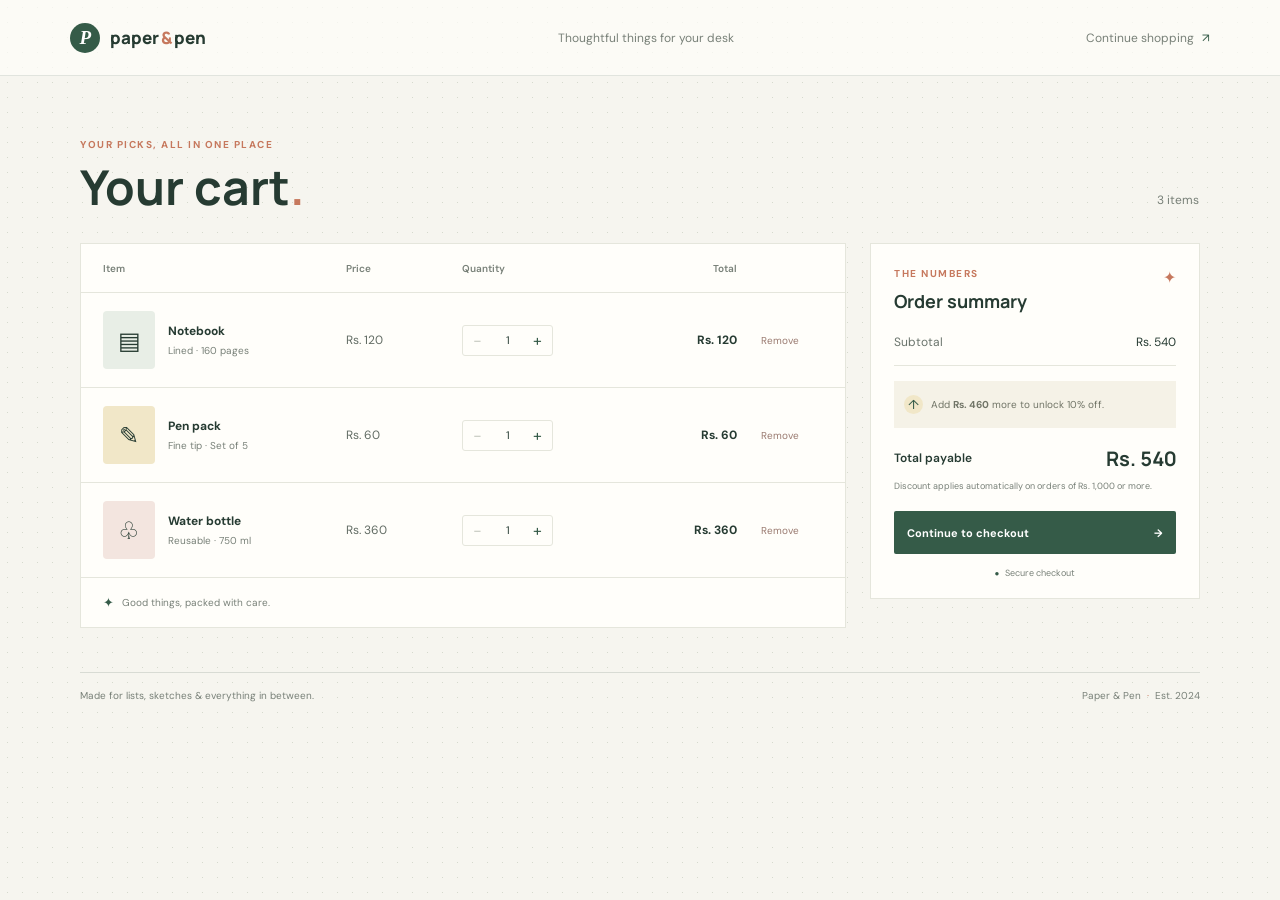
<file: FRONT END MID TERM 2/shopping-cart/index.html>
<!doctype html>
<html lang="en">
  <head>
    <meta charset="UTF-8" />
    <meta name="viewport" content="width=device-width, initial-scale=1.0" />
    <meta name="theme-color" content="#f6f5ef" />
    <title>Your cart | Paper &amp; Pen</title>
    <link rel="preconnect" href="https://fonts.googleapis.com" />
    <link rel="preconnect" href="https://fonts.gstatic.com" crossorigin />
    <link href="https://fonts.googleapis.com/css2?family=DM+Sans:wght@400;500;600;700&family=Manrope:wght@500;600;700;800&display=swap" rel="stylesheet" />
    <link rel="stylesheet" href="styles.css" />
    <script src="script.js" defer></script>
  </head>
  <body>
    <header class="site-header">
      <a class="brand" href="#" aria-label="Paper and Pen home">
        <span class="brand-mark" aria-hidden="true">P</span>
        <span>paper<span class="brand-amp">&amp;</span>pen</span>
      </a>
      <span class="header-note">Thoughtful things for your desk</span>
      <a class="continue-link" href="#cart">Continue shopping <span aria-hidden="true">&#8599;</span></a>
    </header>

    <main class="page-shell" id="cart">
      <section class="cart-heading" aria-labelledby="page-title">
        <div>
          <p class="eyebrow">YOUR PICKS, ALL IN ONE PLACE</p>
          <h1 id="page-title">Your cart<span class="heading-period">.</span></h1>
        </div>
        <p class="item-count" id="item-count" aria-live="polite"></p>
      </section>

      <div class="cart-layout">
        <section class="cart-panel" aria-label="Shopping cart items">
          <div class="table-scroll">
            <table class="cart-table">
              <thead>
                <tr>
                  <th scope="col">Item</th>
                  <th scope="col">Price</th>
                  <th scope="col">Quantity</th>
                  <th scope="col" class="total-heading">Total</th>
                  <th scope="col"><span class="visually-hidden">Remove item</span></th>
                </tr>
              </thead>
              <tbody id="cart-items"></tbody>
            </table>
          </div>
          <div class="empty-state" id="empty-state" hidden>
            <div class="empty-mark" aria-hidden="true">&#10003;</div>
            <h2>Your cart is empty</h2>
            <p>Looks like your next great idea is waiting to be written down.</p>
            <a class="shop-link" href="#cart">Browse stationery <span aria-hidden="true">&#8594;</span></a>
          </div>
          <div class="cart-footnote" id="cart-footnote">
            <span class="leaf-mark" aria-hidden="true">&#10022;</span>
            <span>Good things, packed with care.</span>
          </div>
        </section>

        <aside class="order-summary" aria-labelledby="summary-title">
          <div class="summary-topline">
            <p class="eyebrow">THE NUMBERS</p>
            <span class="summary-spark" aria-hidden="true">&#10022;</span>
          </div>
          <h2 id="summary-title">Order summary</h2>
          <div class="summary-lines">
            <div class="summary-line">
              <span>Subtotal</span>
              <span id="subtotal">Rs. 0</span>
            </div>
            <div class="summary-line discount-line" id="discount-line" hidden>
              <span>Order discount <span class="discount-rate">10%</span></span>
              <span id="discount">- Rs. 0</span>
            </div>
          </div>
          <div class="discount-note" id="discount-note">
            <span class="note-icon" aria-hidden="true">&#8593;</span>
            <span>Add <strong id="amount-to-discount">Rs. 460</strong> more to unlock 10% off.</span>
          </div>
          <div class="summary-total">
            <span>Total payable</span>
            <strong id="total">Rs. 0</strong>
          </div>
          <p class="tax-note">Discount applies automatically on orders of Rs. 1,000 or more.</p>
          <button class="checkout-button" type="button" id="checkout-button">
            <span>Continue to checkout</span>
            <span aria-hidden="true">&#8594;</span>
          </button>
          <div class="secure-note"><span aria-hidden="true">&#9679;</span> Secure checkout</div>
        </aside>
      </div>

      <footer class="page-footer">
        <span>Made for lists, sketches &amp; everything in between.</span>
        <span>Paper &amp; Pen <span class="footer-dot">&#183;</span> Est. 2024</span>
      </footer>
    </main>
  </body>
</html>
</file>
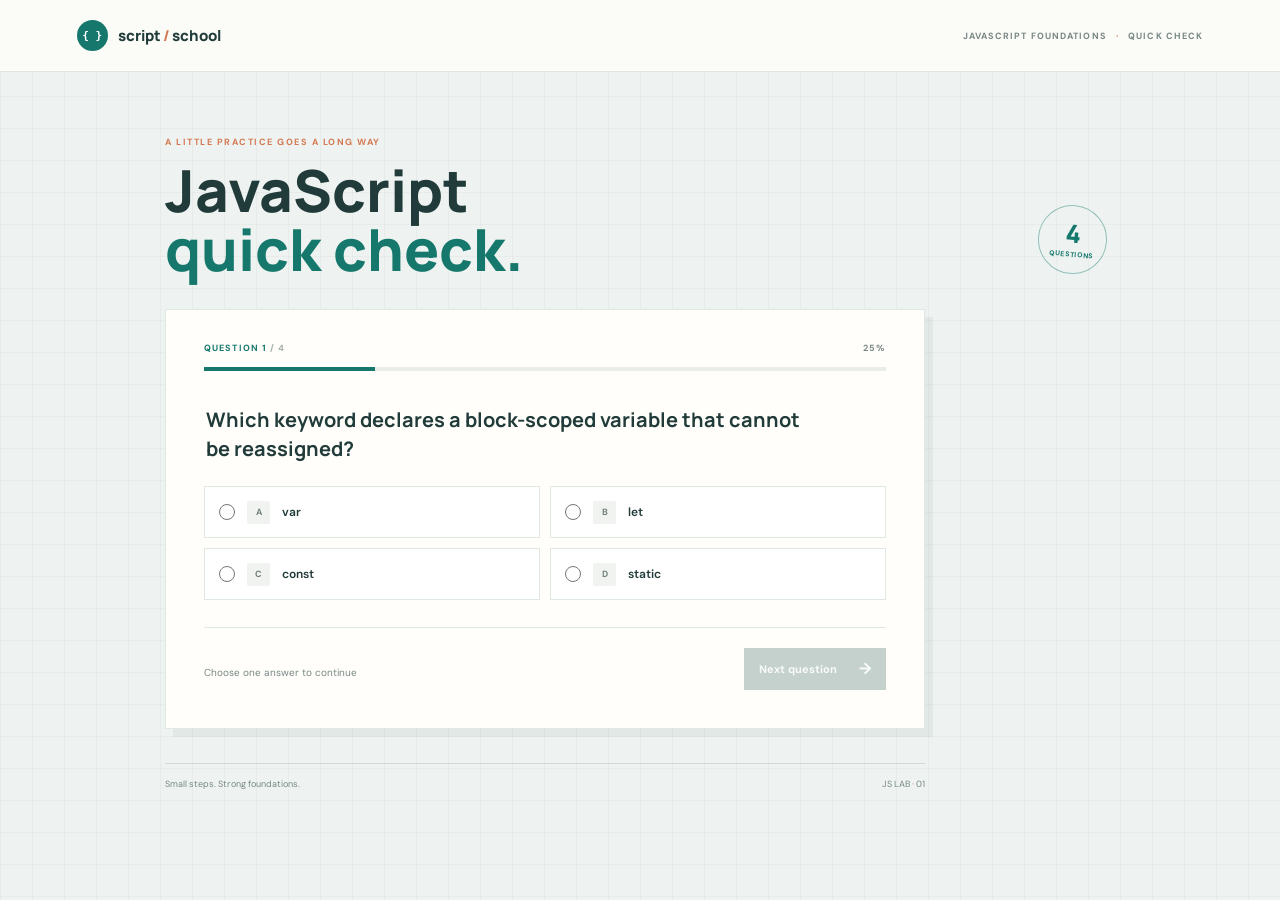
<file: FRONT END MID TERM 2/quiz/quiz.html>
<!doctype html>
<html lang="en">
  <head>
    <meta charset="UTF-8" />
    <meta name="viewport" content="width=device-width, initial-scale=1.0" />
    <meta name="theme-color" content="#eef3f1" />
    <title>JavaScript Quick Check</title>
    <link rel="preconnect" href="https://fonts.googleapis.com" />
    <link rel="preconnect" href="https://fonts.gstatic.com" crossorigin />
    <link href="https://fonts.googleapis.com/css2?family=DM+Sans:wght@400;500;600;700&family=Manrope:wght@500;600;700;800&display=swap" rel="stylesheet" />
    <link rel="stylesheet" href="quiz.css" />
    <script src="quiz.js" defer></script>
  </head>
  <body>
    <header class="topbar">
      <a class="lab-brand" href="quiz.html" aria-label="JavaScript Lab home">
        <span class="brand-symbol" aria-hidden="true">{ }</span>
        <span>script<span class="brand-accent">/</span>school</span>
      </a>
      <span class="topbar-label">JAVASCRIPT FOUNDATIONS <span class="topbar-dot"></span> QUICK CHECK</span>
    </header>

    <main class="quiz-page">
      <section class="quiz-intro" aria-labelledby="page-title">
        <div>
          <p class="eyebrow">A LITTLE PRACTICE GOES A LONG WAY</p>
          <h1 id="page-title">JavaScript<br /><span>quick check.</span></h1>
        </div>
        <div class="intro-stamp" aria-hidden="true">
          <span>4</span>
          <small>QUESTIONS</small>
        </div>
      </section>

      <section class="quiz-panel" aria-label="Multiple choice quiz">
        <div id="question-view">
          <div class="progress-head">
            <p class="question-counter" id="question-counter" aria-live="polite">QUESTION 1 <span>/ 4</span></p>
            <p class="progress-percent" id="progress-percent">25%</p>
          </div>
          <div class="progress-track" role="progressbar" aria-label="Quiz progress" aria-valuemin="0" aria-valuemax="4" aria-valuenow="1" id="progress-track">
            <span class="progress-fill" id="progress-fill"></span>
          </div>

          <form id="answer-form">
            <fieldset class="question-fieldset">
              <legend class="question-text" id="question-text"></legend>
              <div class="options-list" id="options-list"></div>
            </fieldset>
            <div class="question-footer">
              <span class="selection-hint" id="selection-hint">Choose one answer to continue</span>
              <button class="next-button" id="next-button" type="submit" disabled>
                <span id="next-label">Next question</span>
                <span class="button-arrow" aria-hidden="true">&#8594;</span>
              </button>
            </div>
          </form>
        </div>

        <section class="result-view" id="result-view" aria-labelledby="result-title" hidden>
          <p class="eyebrow">THAT'S A WRAP</p>
          <div class="result-mark" aria-hidden="true">&#10003;</div>
          <h2 id="result-title">Nice work showing up.</h2>
          <p class="result-message" id="result-message"></p>
          <div class="score-board" aria-label="Your quiz score">
            <div class="score-cell">
              <span class="score-label">YOUR SCORE</span>
              <strong id="score-result">0/4</strong>
            </div>
            <div class="score-divider"></div>
            <div class="score-cell">
              <span class="score-label">PERCENTAGE</span>
              <strong id="percentage-result">0%</strong>
            </div>
          </div>
          <button class="restart-button" id="restart-button" type="button">
            <span aria-hidden="true">&#8634;</span> Try again
          </button>
        </section>
      </section>

      <footer class="page-footer">
        <span>Small steps. Strong foundations.</span>
        <span>JS LAB <span class="footer-dot">&#183;</span> 01</span>
      </footer>
    </main>
  </body>
</html>
</file>
<file: FRONT END MID TERM 2/shopping-cart/styles.css>
:root {
  color-scheme: light;
  --paper: #f6f5ef;
  --surface: #fffefa;
  --ink: #263b32;
  --muted: #788078;
  --line: #e5e6dc;
  --green: #355b48;
  --green-dark: #284736;
  --sage: #e8eee6;
  --coral: #c6785d;
  --yellow: #f1e7c8;
  --font-body: "DM Sans", sans-serif;
  --font-display: "Manrope", sans-serif;
}

* { box-sizing: border-box; }

body {
  margin: 0;
  min-width: 320px;
  background-color: var(--paper);
  background-image: radial-gradient(#d5d9cd 0.65px, transparent 0.65px);
  background-size: 15px 15px;
  color: var(--ink);
  font-family: var(--font-body);
  font-size: 14px;
}

button, a { font: inherit; }
a { color: inherit; }

.site-header {
  min-height: 76px;
  padding: 0 max(5.5vw, 24px);
  display: flex;
  align-items: center;
  justify-content: space-between;
  border-bottom: 1px solid rgba(38, 59, 50, 0.12);
  background: rgba(255, 254, 250, 0.72);
}

.brand {
  display: inline-flex;
  align-items: center;
  gap: 10px;
  color: var(--ink);
  text-decoration: none;
  font-family: var(--font-display);
  font-size: 17px;
  font-weight: 800;
}

.brand-mark {
  width: 30px;
  height: 30px;
  display: grid;
  place-items: center;
  border-radius: 50%;
  background: var(--green);
  color: white;
  font-family: Georgia, serif;
  font-size: 19px;
  font-style: italic;
}

.brand-amp { padding: 0 2px; color: var(--coral); }
.header-note, .continue-link { color: var(--muted); font-size: 12px; }
.continue-link { text-decoration: none; }
.continue-link span { padding-left: 5px; color: var(--green); }

.page-shell { width: min(1120px, calc(100% - 48px)); margin: 62px auto 28px; }
.cart-heading { display: flex; align-items: flex-end; justify-content: space-between; margin-bottom: 30px; }
.eyebrow { margin: 0 0 10px; color: var(--coral); font-size: 10px; font-weight: 700; letter-spacing: 1.5px; }
h1, h2, p { margin-top: 0; }
h1 { margin-bottom: 0; font-family: var(--font-display); font-size: clamp(36px, 5vw, 48px); line-height: 1.08; letter-spacing: 0; }
.heading-period { color: var(--coral); }
.item-count { margin: 0 1px 5px 0; color: var(--muted); font-size: 12px; }

.cart-layout { display: grid; grid-template-columns: minmax(0, 1fr) 330px; align-items: start; gap: 24px; }
.cart-panel, .order-summary { border: 1px solid var(--line); background: var(--surface); }
.cart-panel { min-width: 0; }
.table-scroll { overflow-x: auto; }
.cart-table { width: 100%; border-collapse: collapse; text-align: left; }
.cart-table th { height: 49px; padding: 0 10px; border-bottom: 1px solid var(--line); color: var(--muted); font-size: 10px; font-weight: 600; }
.cart-table th:first-child { padding-left: 22px; }
.cart-table td { padding: 18px 10px; border-bottom: 1px solid var(--line); white-space: nowrap; }
.cart-table td:first-child { padding-left: 22px; }
.cart-table th:nth-child(2), .cart-table td:nth-child(2) { min-width: 82px; }
.cart-table th:nth-child(3), .cart-table td:nth-child(3) { min-width: 124px; }
.cart-table th:nth-child(4), .cart-table td:nth-child(4) { min-width: 84px; }
.cart-table th:last-child, .cart-table td:last-child { padding-right: 17px; }
.total-heading, .row-total { text-align: right; }

.product-cell { display: flex; align-items: center; gap: 13px; white-space: normal; }
.product-art { width: 52px; height: 58px; flex: 0 0 52px; display: grid; place-items: center; border-radius: 4px; font-size: 24px; }
.art-notebook { background: #e8eee6; }
.art-pens { background: #f1e7c8; }
.art-bottle { background: #f3e5df; }
.product-name { display: block; font-size: 12px; font-weight: 700; }
.product-detail { display: block; margin-top: 5px; color: var(--muted); font-size: 10px; }
.unit-price { color: #626c64; font-size: 12px; }
.row-total { font-size: 12px; font-weight: 700; }

.quantity-control { width: 91px; height: 31px; display: inline-grid; grid-template-columns: 29px 1fr 29px; align-items: center; border: 1px solid var(--line); border-radius: 3px; }
.quantity-control button { height: 29px; padding: 0; border: 0; background: transparent; color: var(--green); cursor: pointer; font-size: 16px; }
.quantity-control button:hover:not(:disabled) { background: var(--sage); }
.quantity-control button:disabled { color: #c5c9c0; cursor: not-allowed; }
.quantity-value { text-align: center; font-size: 11px; font-variant-numeric: tabular-nums; }
.remove-button { padding: 6px 0 6px 4px; border: 0; background: transparent; color: #9a7a70; cursor: pointer; font-size: 10px; }
.remove-button:hover { color: #a64d35; text-decoration: underline; }
.visually-hidden { position: absolute; width: 1px; height: 1px; padding: 0; margin: -1px; overflow: hidden; clip: rect(0, 0, 0, 0); white-space: nowrap; border: 0; }

.cart-footnote { min-height: 49px; padding: 0 22px; display: flex; align-items: center; gap: 8px; color: var(--muted); font-size: 10px; }
.leaf-mark { color: var(--green); font-size: 13px; }
.empty-state { min-height: 290px; padding: 42px 24px; display: flex; flex-direction: column; align-items: center; justify-content: center; text-align: center; }
.empty-state[hidden] { display: none; }
.empty-mark { width: 40px; height: 40px; margin-bottom: 14px; display: grid; place-items: center; border-radius: 50%; background: var(--sage); color: var(--green); }
.empty-state h2 { margin-bottom: 7px; font-family: var(--font-display); font-size: 20px; }
.empty-state p { max-width: 280px; margin-bottom: 18px; color: var(--muted); font-size: 12px; line-height: 1.6; }
.shop-link { color: var(--green); font-size: 12px; font-weight: 700; text-decoration: none; }
.shop-link span { padding-left: 5px; }

.order-summary { padding: 23px 23px 19px; }
.summary-topline { display: flex; align-items: center; justify-content: space-between; }
.summary-topline .eyebrow { margin-bottom: 9px; }
.summary-spark { color: var(--coral); font-size: 16px; }
.order-summary h2 { margin-bottom: 21px; font-family: var(--font-display); font-size: 18px; }
.summary-lines { padding-bottom: 15px; border-bottom: 1px solid var(--line); }
.summary-line { display: flex; align-items: center; justify-content: space-between; margin-top: 12px; color: #69736b; font-size: 12px; }
.summary-line:first-child { margin-top: 0; }
.summary-line > span:last-child { color: var(--ink); font-variant-numeric: tabular-nums; }
.discount-line { color: var(--green); }
.discount-line[hidden] { display: none; }
.discount-line > span:last-child { color: var(--green); font-weight: 700; }
.discount-rate { margin-left: 4px; padding: 3px 5px; border-radius: 2px; background: var(--sage); color: var(--green); font-size: 9px; font-weight: 700; }
.discount-note { min-height: 47px; margin-top: 15px; padding: 10px; display: flex; align-items: center; gap: 8px; background: #f5f2e7; color: #707466; font-size: 10px; line-height: 1.5; }
.discount-note[hidden] { display: none; }
.note-icon { width: 19px; height: 19px; flex: 0 0 19px; display: grid; place-items: center; border-radius: 50%; background: var(--yellow); color: var(--green); font-size: 13px; }
.summary-total { margin-top: 17px; display: flex; align-items: center; justify-content: space-between; }
.summary-total span { font-size: 12px; font-weight: 600; }
.summary-total strong { font-family: var(--font-display); font-size: 20px; font-variant-numeric: tabular-nums; }
.tax-note { margin: 8px 0 18px; color: var(--muted); font-size: 9px; line-height: 1.5; }
.checkout-button { width: 100%; min-height: 43px; padding: 0 13px; display: flex; align-items: center; justify-content: space-between; border: 0; border-radius: 2px; background: var(--green); color: white; cursor: pointer; font-size: 11px; font-weight: 700; transition: background-color 140ms ease, transform 140ms ease; }
.checkout-button:hover { background: var(--green-dark); transform: translateY(-1px); }
.checkout-button:disabled { background: #aab3a9; cursor: not-allowed; transform: none; }
.secure-note { margin-top: 13px; color: var(--muted); text-align: center; font-size: 9px; }
.secure-note span { padding-right: 4px; color: var(--green); font-size: 8px; }
.page-footer { margin-top: 44px; padding-top: 16px; display: flex; justify-content: space-between; border-top: 1px solid rgba(38, 59, 50, 0.14); color: var(--muted); font-size: 10px; }
.footer-dot { padding: 0 3px; color: var(--coral); }

@media (max-width: 760px) {
  .page-shell { width: min(100% - 32px, 600px); margin-top: 43px; }
  .cart-layout { grid-template-columns: 1fr; gap: 16px; }
  .order-summary { padding: 21px; }
  .cart-heading { margin-bottom: 22px; }
}

@media (max-width: 520px) {
  .site-header { min-height: 64px; padding: 0 16px; }
  .header-note { display: none; }
  .brand { font-size: 15px; }
  .continue-link { font-size: 11px; }
  .page-shell { width: calc(100% - 24px); margin-top: 34px; }
  .cart-heading { align-items: flex-end; }
  .eyebrow { font-size: 9px; }
  h1 { font-size: 36px; }
  .cart-table { min-width: 620px; }
  .page-footer { gap: 14px; font-size: 9px; }
}

@media (prefers-reduced-motion: reduce) {
  *, *::before, *::after { scroll-behavior: auto !important; transition-duration: 0.01ms !important; }
}
</file>
<file: FRONT END MID TERM 2/quiz/quiz.css>
:root {
  color-scheme: light;
  --background: #eef3f1;
  --surface: #fffefa;
  --ink: #203b39;
  --muted: #788785;
  --line: #e0e8e4;
  --teal: #16786c;
  --teal-dark: #105d54;
  --mint: #e1efea;
  --orange: #d47852;
  --font-body: "DM Sans", sans-serif;
  --font-display: "Manrope", sans-serif;
}

* { box-sizing: border-box; }
body {
  min-width: 320px;
  min-height: 100vh;
  margin: 0;
  background-color: var(--background);
  background-image: linear-gradient(rgba(32, 59, 57, 0.035) 1px, transparent 1px), linear-gradient(90deg, rgba(32, 59, 57, 0.035) 1px, transparent 1px);
  background-size: 32px 32px;
  color: var(--ink);
  font-family: var(--font-body);
  font-size: 14px;
}

button, a { font: inherit; }
.topbar {
  height: 72px;
  padding: 0 max(6vw, 24px);
  display: flex;
  align-items: center;
  justify-content: space-between;
  border-bottom: 1px solid rgba(32, 59, 57, 0.12);
  background: rgba(255, 254, 250, 0.78);
}
.lab-brand {
  display: inline-flex;
  align-items: center;
  gap: 10px;
  color: var(--ink);
  font-family: var(--font-display);
  font-size: 15px;
  font-weight: 800;
  text-decoration: none;
}
.brand-symbol {
  width: 31px;
  height: 31px;
  display: grid;
  place-items: center;
  border-radius: 50%;
  background: var(--teal);
  color: white;
  font-family: monospace;
  font-size: 11px;
  font-weight: 700;
}
.brand-accent { padding: 0 2px; color: var(--orange); }
.topbar-label { color: var(--muted); font-size: 9px; font-weight: 700; letter-spacing: 1.1px; }
.topbar-dot, .footer-dot { color: var(--orange); }
.topbar-dot::before { content: "·"; padding: 0 6px; }

.quiz-page { width: min(950px, calc(100% - 48px)); margin: 64px auto 26px; }
.quiz-intro { margin-bottom: 31px; display: flex; align-items: flex-end; justify-content: space-between; }
.eyebrow { margin: 0 0 12px; color: var(--orange); font-size: 9px; font-weight: 700; letter-spacing: 1.5px; }
h1, h2, p { margin-top: 0; }
h1 { margin-bottom: 0; font-family: var(--font-display); font-size: clamp(42px, 6vw, 58px); font-weight: 800; line-height: 1.02; letter-spacing: 0; }
h1 span { color: var(--teal); }
.intro-stamp { width: 69px; height: 69px; margin: 0 8px 4px 0; display: flex; flex-direction: column; align-items: center; justify-content: center; transform: rotate(5deg); border: 1px solid rgba(22, 120, 108, 0.42); border-radius: 50%; color: var(--teal); }
.intro-stamp span { font-family: var(--font-display); font-size: 25px; font-weight: 800; line-height: 1; }
.intro-stamp small { margin-top: 4px; font-size: 7px; font-weight: 700; letter-spacing: 0.7px; }

.quiz-panel { max-width: 760px; min-height: 420px; padding: 32px 38px 26px; border: 1px solid var(--line); background: var(--surface); box-shadow: 8px 8px 0 rgba(32, 59, 57, 0.06); }
.progress-head { display: flex; align-items: center; justify-content: space-between; }
.question-counter, .progress-percent { margin: 0; font-size: 9px; font-weight: 700; letter-spacing: 1.1px; }
.question-counter { color: var(--teal); }
.question-counter span { color: #a4afaa; }
.progress-percent { color: var(--muted); }
.progress-track { height: 4px; margin: 13px 0 34px; overflow: hidden; background: #e9eeeb; }
.progress-fill { width: 25%; height: 100%; display: block; background: var(--teal); transition: width 180ms ease; }
.question-fieldset { min-width: 0; margin: 0; padding: 0; border: 0; }
.question-text { max-width: 600px; margin-bottom: 23px; font-family: var(--font-display); font-size: 20px; font-weight: 700; line-height: 1.45; }
.options-list { display: grid; grid-template-columns: 1fr 1fr; gap: 10px; }
.answer-option { position: relative; min-height: 52px; display: flex; align-items: center; gap: 12px; padding: 0 14px; border: 1px solid var(--line); background: #fff; cursor: pointer; transition: border-color 140ms ease, background-color 140ms ease; }
.answer-option:hover { border-color: #9dc5bb; background: #f8fcfa; }
.answer-option:has(input:checked) { border-color: var(--teal); background: #edf6f2; }
.answer-option input { width: 16px; height: 16px; flex: 0 0 16px; margin: 0; accent-color: var(--teal); cursor: pointer; }
.option-letter { width: 23px; height: 23px; display: grid; place-items: center; border-radius: 2px; background: #f0f3f0; color: #71817c; font-size: 9px; font-weight: 700; }
.answer-option:has(input:checked) .option-letter { background: var(--teal); color: white; }
.option-text { color: var(--ink); font-size: 12px; font-weight: 600; }
.question-footer { min-height: 63px; margin-top: 27px; padding-top: 16px; display: flex; align-items: flex-end; justify-content: space-between; border-top: 1px solid var(--line); }
.selection-hint { padding-bottom: 11px; color: var(--muted); font-size: 10px; }
.next-button, .restart-button { min-height: 42px; padding: 0 15px; display: inline-flex; align-items: center; justify-content: center; gap: 22px; border: 0; background: var(--teal); color: white; cursor: pointer; font-size: 11px; font-weight: 700; transition: background-color 140ms ease, transform 140ms ease; }
.next-button:hover:not(:disabled), .restart-button:hover { background: var(--teal-dark); transform: translateY(-1px); }
.next-button:disabled { background: #c5d1cc; color: #f9fbfa; cursor: not-allowed; }
.button-arrow { font-size: 16px; line-height: 1; }
.result-view { min-height: 360px; padding: 14px 0 0; display: flex; flex-direction: column; align-items: center; justify-content: center; text-align: center; }
.result-view[hidden] { display: none; }
.result-view .eyebrow { margin-bottom: 13px; }
.result-mark { width: 38px; height: 38px; margin-bottom: 13px; display: grid; place-items: center; border-radius: 50%; background: var(--mint); color: var(--teal); font-size: 16px; }
.result-view h2 { margin-bottom: 8px; font-family: var(--font-display); font-size: 24px; }
.result-message { margin-bottom: 21px; color: var(--muted); font-size: 12px; }
.score-board { width: min(330px, 100%); min-height: 75px; margin-bottom: 20px; display: flex; align-items: center; justify-content: center; border: 1px solid var(--line); background: #fbfcf8; }
.score-cell { width: 50%; display: flex; flex-direction: column; gap: 4px; }
.score-label { color: var(--muted); font-size: 8px; font-weight: 700; letter-spacing: 1px; }
.score-cell strong { color: var(--ink); font-family: var(--font-display); font-size: 20px; }
.score-divider { width: 1px; height: 36px; background: var(--line); }
.restart-button { min-height: 40px; gap: 8px; }
.restart-button span { font-size: 17px; line-height: 1; }
.page-footer { max-width: 760px; margin-top: 34px; padding-top: 14px; display: flex; justify-content: space-between; border-top: 1px solid rgba(32, 59, 57, 0.14); color: var(--muted); font-size: 9px; }

@media (max-width: 600px) {
  .topbar { height: 64px; padding: 0 18px; }
  .topbar-label { max-width: 132px; text-align: right; line-height: 1.6; font-size: 8px; }
  .quiz-page { width: calc(100% - 28px); margin-top: 39px; }
  .quiz-intro { margin-bottom: 24px; }
  h1 { font-size: 43px; }
  .intro-stamp { width: 57px; height: 57px; margin-right: 2px; }
  .intro-stamp span { font-size: 21px; }
  .quiz-panel { min-height: 0; padding: 24px 18px 18px; }
  .progress-track { margin-bottom: 27px; }
  .question-text { font-size: 18px; }
  .options-list { grid-template-columns: 1fr; gap: 8px; }
  .answer-option { min-height: 48px; }
  .question-footer { margin-top: 22px; }
  .selection-hint { max-width: 125px; line-height: 1.5; }
  .next-button { gap: 12px; padding: 0 11px; }
  .page-footer { gap: 10px; font-size: 8px; }
}

@media (prefers-reduced-motion: reduce) {
  *, *::before, *::after { scroll-behavior: auto !important; transition-duration: 0.01ms !important; }
}
</file>
